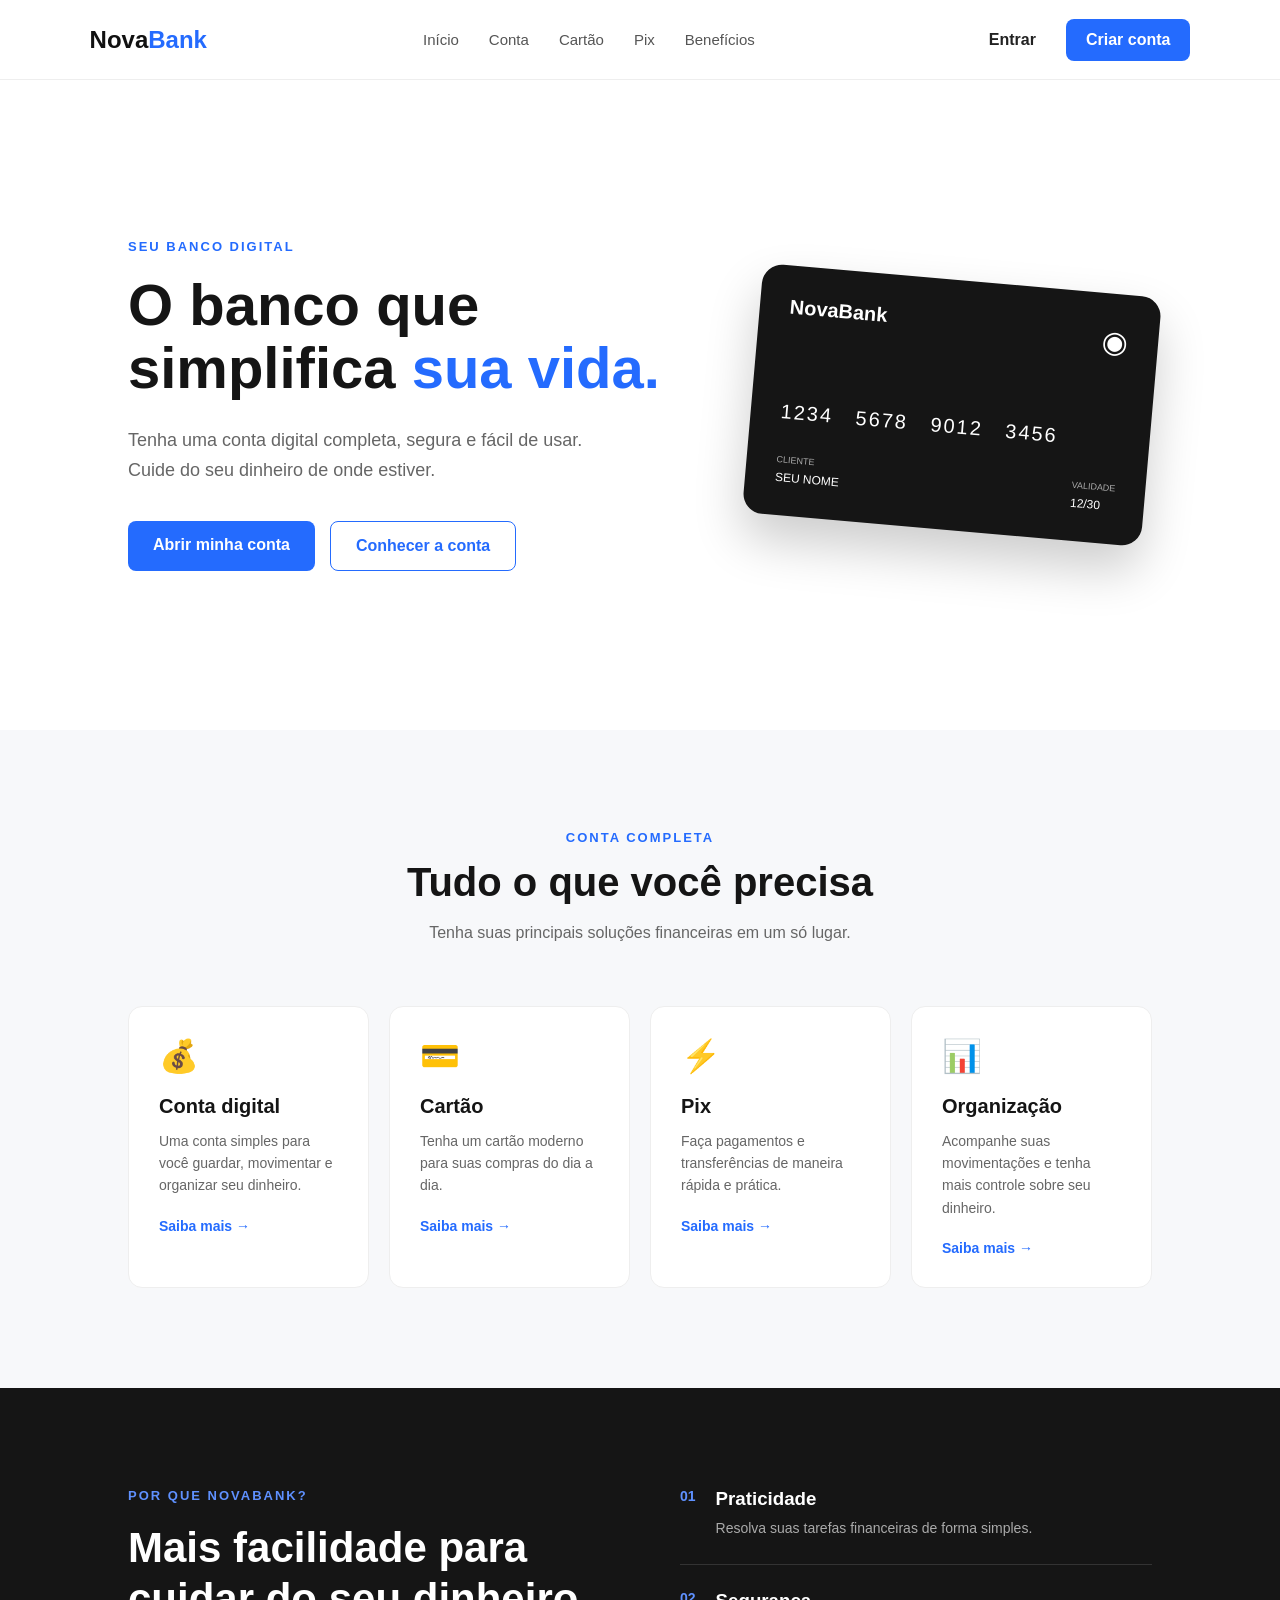
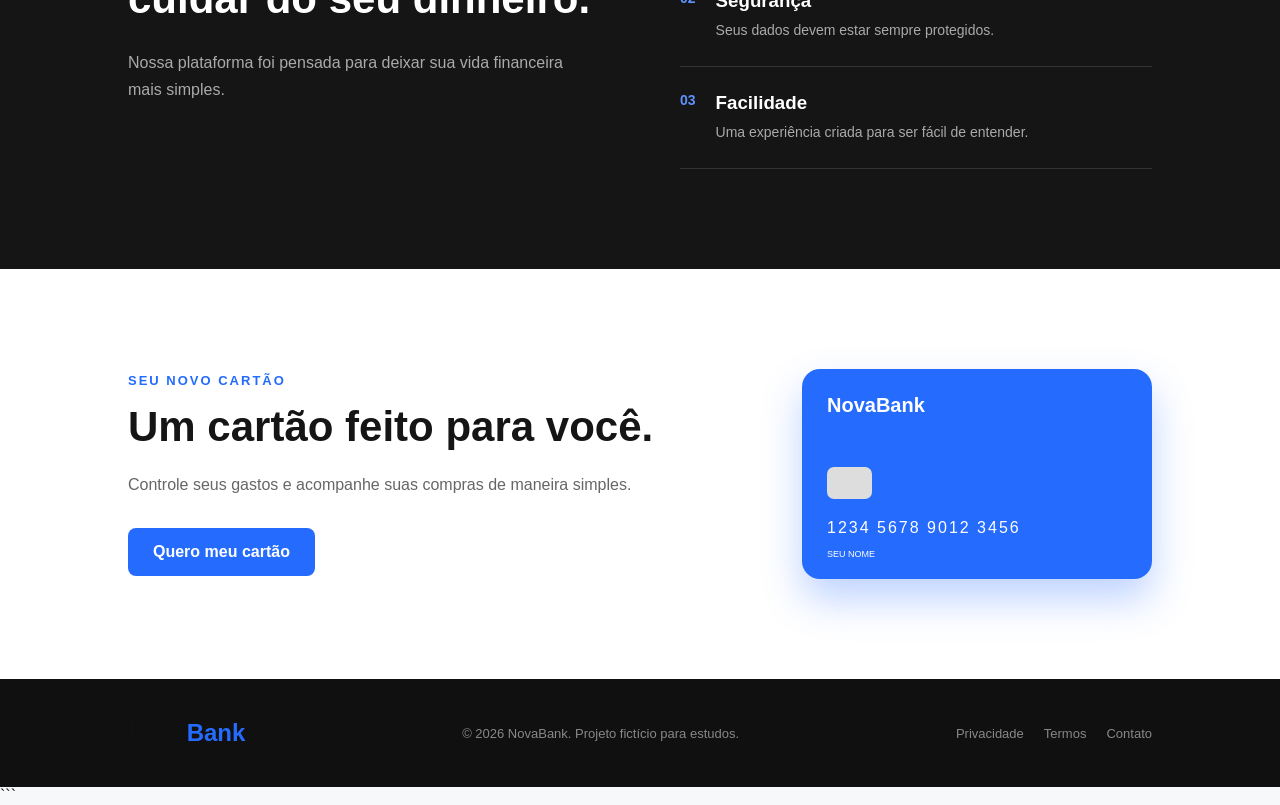
<file: bnco/index.html>
<!DOCTYPE html>
<html lang="pt-br">
<head>
    <meta charset="UTF-8">
    <meta name="viewport" content="width=device-width, initial-scale=1.0">
    <meta name="description" content="NovaBank - Banco Digital">
    <title>Document</title>
    <link rel="stylesheet" href="style.css">
</head>
<body>
    <title>NovaBank - Banco Digital</title>

    <link rel="stylesheet" href="style.css">

    <!-- CABEÇALHO -->
    <header class="cabecalho">

        <div class="logo">
            Nova<span>Bank</span>
        </div>

        <nav class="menu">
            <a href="#inicio">Início</a>
            <a href="#conta">Conta</a>
            <a href="#cartao">Cartão</a>
            <a href="#pix">Pix</a>
            <a href="#beneficios">Benefícios</a>
        </nav>

        <div class="botoes">
            <a href="#" class="entrar">Entrar</a>
            <a href="#" class="cadastrar">Criar conta</a>
        </div>

    </header>


    <!-- SEÇÃO PRINCIPAL -->
    <main>

        <section class="inicio" id="inicio">

            <div class="texto-inicio">

                <p class="pequeno-titulo">SEU BANCO DIGITAL</p>

                <h1>
                    O banco que simplifica
                    <span>sua vida.</span>
                </h1>

                <p class="descricao">
                    Tenha uma conta digital completa, segura e
                    fácil de usar. Cuide do seu dinheiro de onde
                    estiver.
                </p>

                <div class="botoes-inicio">
                    <a href="#" class="botao-principal">
                        Abrir minha conta
                    </a>

                    <a href="#conta" class="botao-secundario">
                        Conhecer a conta
                    </a>
                </div>

            </div>


            <!-- CARTÃO ILUSTRATIVO -->
            <div class="area-cartao">

                <div class="cartao">

                    <div class="cartao-topo">
                        <strong>NovaBank</strong>
                        <span>◉</span>
                    </div>

                    <div class="numero-cartao">
                        1234 &nbsp; 5678 &nbsp; 9012 &nbsp; 3456
                    </div>

                    <div class="cartao-final">
                        <div>
                            <small>CLIENTE</small>
                            <p>SEU NOME</p>
                        </div>

                        <div>
                            <small>VALIDADE</small>
                            <p>12/30</p>
                        </div>
                    </div>

                </div>

            </div>

        </section>


        <!-- SERVIÇOS -->
        <section class="servicos" id="conta">

            <div class="titulo-secao">

                <p>CONTA COMPLETA</p>

                <h2>
                    Tudo o que você precisa
                </h2>

                <span>
                    Tenha suas principais soluções financeiras
                    em um só lugar.
                </span>

            </div>


            <div class="cards">

                <article class="card">

                    <div class="icone">💰</div>

                    <h3>Conta digital</h3>

                    <p>
                        Uma conta simples para você guardar,
                        movimentar e organizar seu dinheiro.
                    </p>

                    <a href="#">Saiba mais →</a>

                </article>


                <article class="card">

                    <div class="icone">💳</div>

                    <h3>Cartão</h3>

                    <p>
                        Tenha um cartão moderno para suas
                        compras do dia a dia.
                    </p>

                    <a href="#cartao">Saiba mais →</a>

                </article>


                <article class="card" id="pix">

                    <div class="icone">⚡</div>

                    <h3>Pix</h3>

                    <p>
                        Faça pagamentos e transferências
                        de maneira rápida e prática.
                    </p>

                    <a href="#">Saiba mais →</a>

                </article>


                <article class="card">

                    <div class="icone">📊</div>

                    <h3>Organização</h3>

                    <p>
                        Acompanhe suas movimentações e tenha
                        mais controle sobre seu dinheiro.
                    </p>

                    <a href="#">Saiba mais →</a>

                </article>

            </div>

        </section>


        <!-- BENEFÍCIOS -->
        <section class="beneficios" id="beneficios">

            <div class="beneficio-texto">

                <p>POR QUE NOVABANK?</p>

                <h2>
                    Mais facilidade para
                    cuidar do seu dinheiro.
                </h2>

                <p>
                    Nossa plataforma foi pensada para deixar
                    sua vida financeira mais simples.
                </p>

            </div>


            <div class="lista-beneficios">

                <div class="beneficio">
                    <div class="numero">01</div>

                    <div>
                        <h3>Praticidade</h3>

                        <p>
                            Resolva suas tarefas financeiras
                            de forma simples.
                        </p>
                    </div>
                </div>


                <div class="beneficio">
                    <div class="numero">02</div>

                    <div>
                        <h3>Segurança</h3>

                        <p>
                            Seus dados devem estar sempre
                            protegidos.
                        </p>
                    </div>
                </div>


                <div class="beneficio">
                    <div class="numero">03</div>

                    <div>
                        <h3>Facilidade</h3>

                        <p>
                            Uma experiência criada para ser
                            fácil de entender.
                        </p>
                    </div>
                </div>

            </div>

        </section>


        <!-- CARTÃO -->
        <section class="secao-cartao" id="cartao">

            <div>

                <p>SEU NOVO CARTÃO</p>

                <h2>
                    Um cartão feito
                    para você.
                </h2>

                <p>
                    Controle seus gastos e acompanhe suas
                    compras de maneira simples.
                </p>

                <a href="#" class="botao-principal">
                    Quero meu cartão
                </a>

            </div>

            <div class="mini-cartao">

                <strong>NovaBank</strong>

                <div class="chip"></div>

                <p>
                    1234 5678 9012 3456
                </p>

                <small>
                    SEU NOME
                </small>

            </div>

        </section>

    </main>


    <!-- RODAPÉ -->
    <footer>

        <div class="logo">
            Nova<span>Bank</span>
        </div>

        <p>
            © 2026 NovaBank. Projeto fictício para estudos.
        </p>

        <div class="links-footer">
            <a href="#">Privacidade</a>
            <a href="#">Termos</a>
            <a href="#">Contato</a>
        </div>

    </footer>

</body>

</html>
```

    
            
        
</body>
</html>
</file>
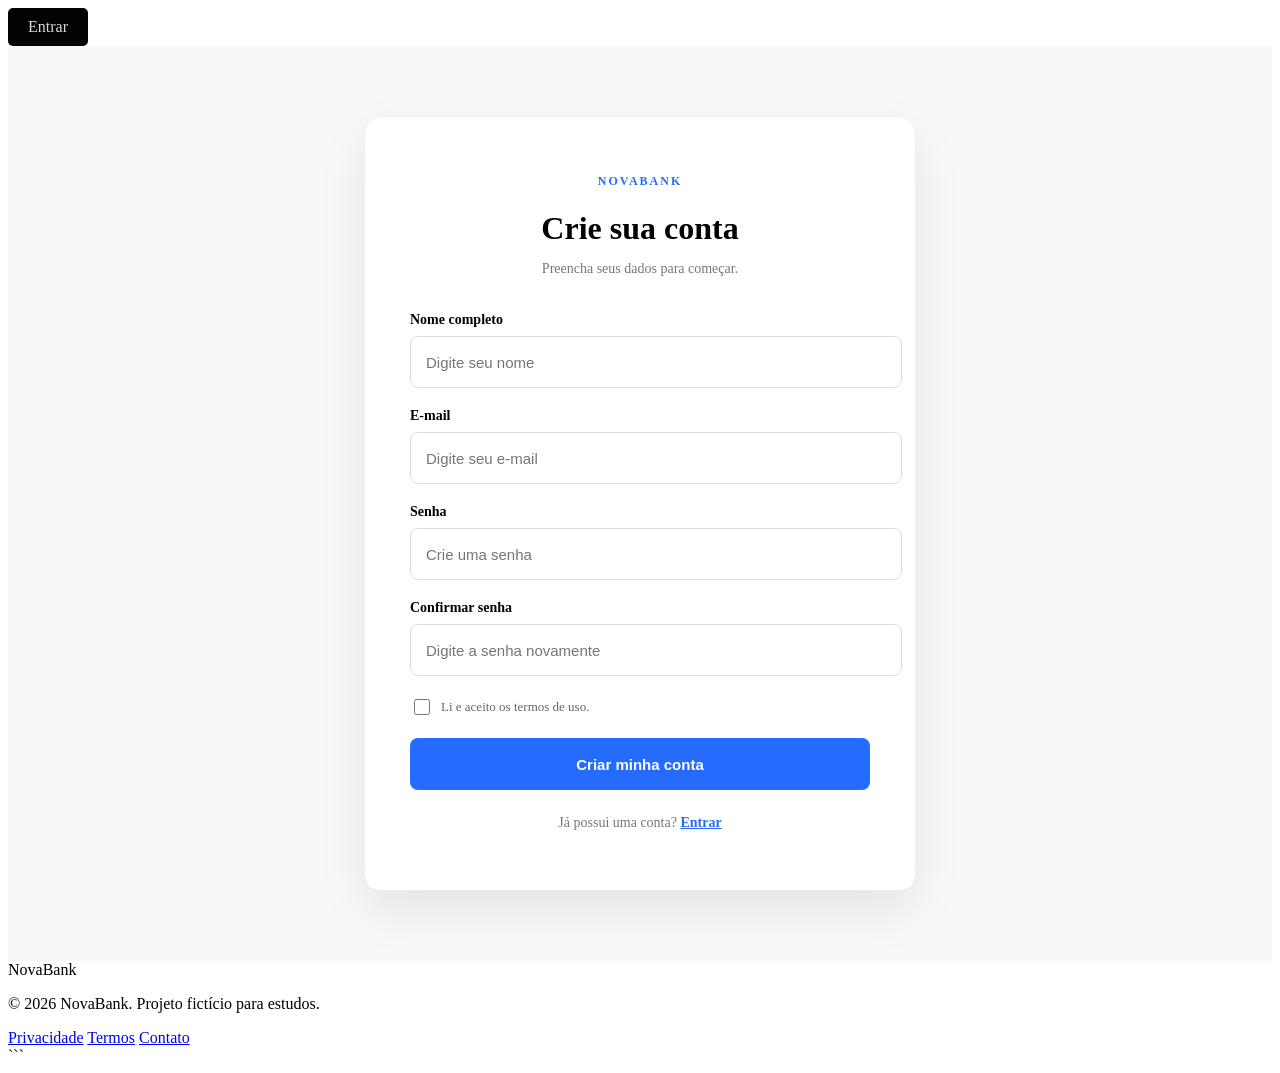
<file: bnco/cadastro.html>
<!DOCTYPE html>
<html lang="pt-BR">

<head>
    <meta charset="UTF-8">
    <meta name="viewport" content="width=device-width, initial-scale=1.0">

    <title id="titulo-pagina">NovaBank - Criar conta</title>

    <link rel="stylesheet" href="dois.css">
</head>

<body>

    <!-- CABEÇALHO -->
    <header class="cabecalho">

        <a href="index.html" class="logo">
        </a>

        <nav class="menu">
            <a href="index.html"></a>
            <a href="index.html#conta"></a>
            <a href="index.html#cartao"></a>
            <a href="index.html#pix"></a>
            <a href="index.html#beneficios"></a>
        </nav>

        <div class="botoes">
            <a href="login.html" class="entrar">Entrar</a>
        </div>

    </header>


    <!-- CADASTRO -->
    <main class="pagina-formulario">

        <div class="formulario">

            <div class="titulo-formulario">

                <p>NOVABANK</p>

                <h1>Crie sua conta</h1>

                <span>
                    Preencha seus dados para começar.
                </span>

            </div>


            <form>

                <div class="campo">

                    <label for="nome">
                        Nome completo
                    </label>

                    <input
                        type="text"
                        id="nome"
                        name="nome"
                        placeholder="Digite seu nome"
                        required
                    >

                </div>


                <div class="campo">

                    <label for="email">
                        E-mail
                    </label>

                    <input
                        type="email"
                        id="email"
                        name="email"
                        placeholder="Digite seu e-mail"
                        required
                    >

                </div>


                <div class="campo">

                    <label for="senha">
                        Senha
                    </label>

                    <input
                        type="password"
                        id="senha"
                        name="senha"
                        placeholder="Crie uma senha"
                        required
                    >

                </div>


                <div class="campo">

                    <label for="confirmar-senha">
                        Confirmar senha
                    </label>

                    <input
                        type="password"
                        id="confirmar-senha"
                        name="confirmar-senha"
                        placeholder="Digite a senha novamente"
                        required
                    >

                </div>


                <div class="termos">

                    <input
                        type="checkbox"
                        id="termos"
                        required
                    >

                    <label for="termos">
                        Li e aceito os termos de uso.
                    </label>

                </div>


                <button type="submit" class="botao-formulario">
                    Criar minha conta
                </button>

            </form>


            <p class="trocar-pagina">

                Já possui uma conta?

                <a href="login.html">
                    Entrar
                </a>

            </p>

        </div>

    </main>


    <!-- RODAPÉ -->
    <footer>

        <div class="logo">
            Nova<span>Bank</span>
        </div>

        <p>
            © 2026 NovaBank. Projeto fictício para estudos.
        </p>

        <div class="links-footer">

            <a href="#">Privacidade</a>

            <a href="#">Termos</a>

            <a href="#">Contato</a>

        </div>

    </footer>

</body>

</html>
```
</file>
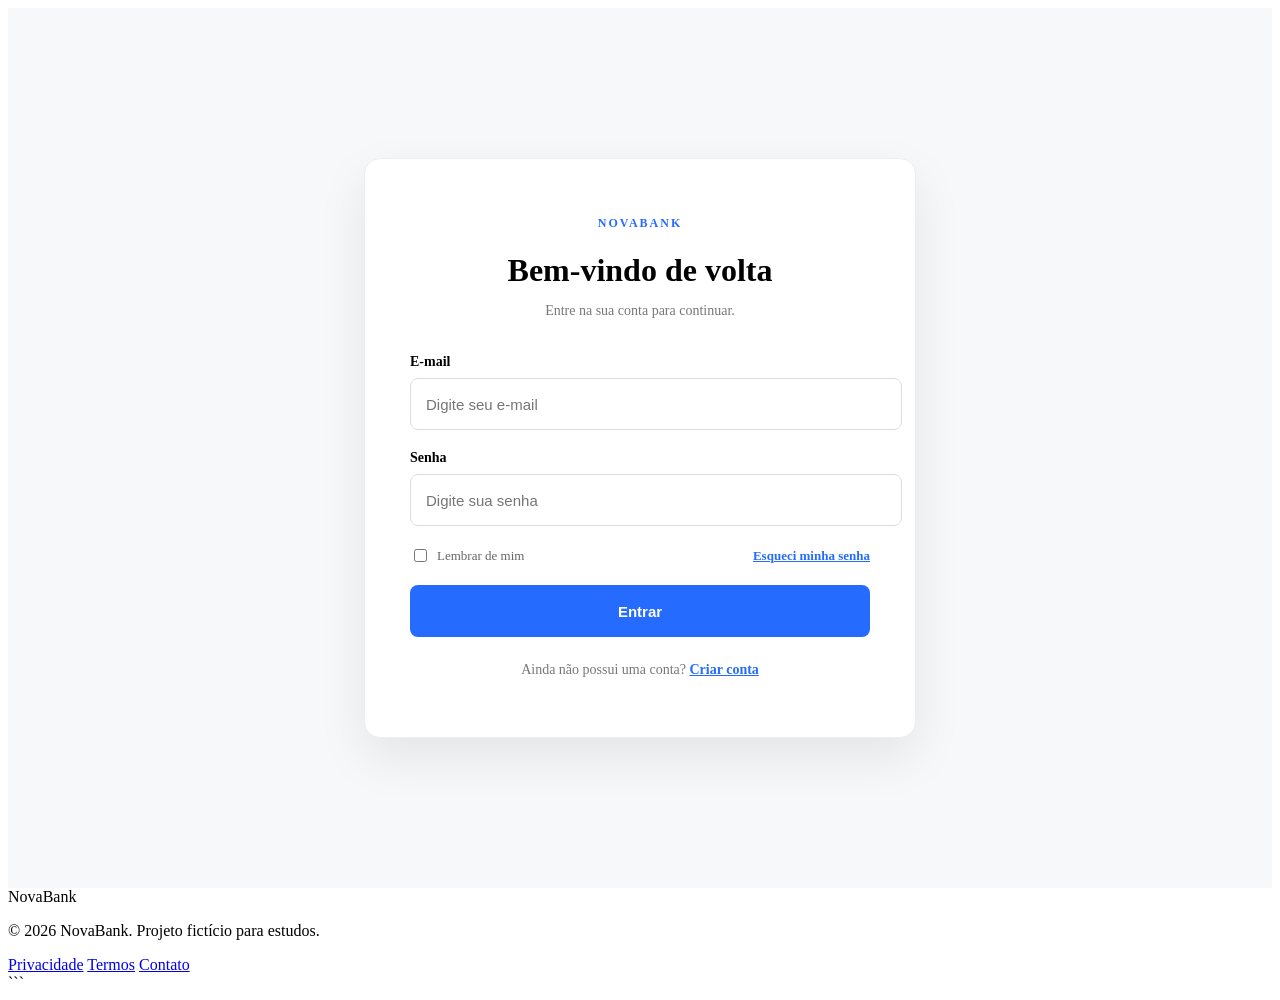
<file: bnco/logir.html>
<!DOCTYPE html>
<html lang="pt-BR">

<head>
    <meta charset="UTF-8">
    <meta name="viewport" content="width=device-width, initial-scale=1.0">

    <title>NovaBank - Entrar</title>

    <link rel="stylesheet" href="dois.css">
</head>

<body>

    <!-- CABEÇALHO -->
    <header class="cabecalho">

      

        <div class="botoes">

            <a href="cadastro.html" class="cadastrar">
            </a>

        </div>

    </header>


    <!-- LOGIN -->
    <main class="pagina-formulario">

        <div class="formulario">

            <div class="titulo-formulario">

                <p>NOVABANK</p>

                <h1>Bem-vindo de volta</h1>

                <span>
                    Entre na sua conta para continuar.
                </span>

            </div>


            <form>

                <div class="campo">

                    <label for="email">
                        E-mail
                    </label>

                    <input
                        type="email"
                        id="email"
                        name="email"
                        placeholder="Digite seu e-mail"
                        required
                    >

                </div>


                <div class="campo">

                    <label for="senha">
                        Senha
                    </label>

                    <input
                        type="password"
                        id="senha"
                        name="senha"
                        placeholder="Digite sua senha"
                        required
                    >

                </div>


                <div class="lembrar">

                    <label>

                        <input
                            type="checkbox"
                            id="lembrar"
                        >

                        Lembrar de mim

                    </label>


                    <a href="#">
                        Esqueci minha senha
                    </a>

                </div>


                <button type="submit" class="botao-formulario">
                    Entrar
                </button>

            </form>


            <p class="trocar-pagina">

                Ainda não possui uma conta?

                <a href="cadastro.html">
                    Criar conta
                </a>

            </p>

        </div>

    </main>


    <!-- RODAPÉ -->
    <footer>

        <div class="logo">
            Nova<span>Bank</span>
        </div>

        <p>
            © 2026 NovaBank. Projeto fictício para estudos.
        </p>

        <div class="links-footer">

            <a href="#">Privacidade</a>

            <a href="#">Termos</a>

            <a href="#">Contato</a>

        </div>

    </footer>

</body>

</html>
```
</file>
<file: bnco/style.css>
/* RESET */
* {
    margin: 0;
    padding: 0;
    box-sizing: border-box;
}


/* CONFIGURAÇÕES GERAIS */
html {
    scroll-behavior: smooth;
}

body {
    font-family: Arial, Helvetica, sans-serif;
    background: #f7f8fa;
    color: #151515;
}

a {
    text-decoration: none;
}


/* =========================
   CABEÇALHO
========================= */

.cabecalho {
    width: 100%;
    height: 80px;

    display: flex;
    align-items: center;
    justify-content: space-between;

    padding: 0 7%;

    background: white;

    border-bottom: 1px solid #eeeeee;

    position: sticky;
    top: 0;
    z-index: 100;
}


/* LOGO */

.logo {
    font-size: 24px;
    font-weight: 800;
    color: #111111;
}

.logo span {
    color: #246bfe;
}


/* MENU */

.menu {
    display: flex;
    gap: 30px;
}

.menu a {
    color: #555555;
    font-size: 15px;
    font-weight: 500;

    transition: 0.3s;
}

.menu a:hover {
    color: #246bfe;
}


/* BOTÕES DO CABEÇALHO */

.botoes {
    display: flex;
    align-items: center;
    gap: 12px;
}

.entrar {
    color: #222222;
    font-weight: 600;
    padding: 12px 18px;
}

.cadastrar {
    background: #246bfe;
    color: white;

    padding: 12px 20px;

    border-radius: 8px;

    font-weight: 600;

    transition: 0.3s;
}

.cadastrar:hover {
    background: #1554d1;
}


/* =========================
   INÍCIO
========================= */

.inicio {
    min-height: 650px;

    display: flex;
    align-items: center;
    justify-content: space-between;

    padding: 80px 10%;

    background: white;
}


/* TEXTO */

.texto-inicio {
    max-width: 570px;
}

.pequeno-titulo {
    color: #246bfe;

    font-size: 13px;

    font-weight: 700;

    letter-spacing: 2px;

    margin-bottom: 20px;
}

.texto-inicio h1 {
    font-size: 58px;

    line-height: 1.08;

    margin-bottom: 25px;
}

.texto-inicio h1 span {
    color: #246bfe;
}

.descricao {
    color: #666666;

    font-size: 18px;

    line-height: 1.7;

    max-width: 500px;

    margin-bottom: 35px;
}


/* BOTÕES INÍCIO */

.botoes-inicio {
    display: flex;
    gap: 15px;
}

.botao-principal {
    display: inline-block;

    background: #246bfe;

    color: white;

    padding: 15px 25px;

    border-radius: 8px;

    font-weight: 700;

    transition: 0.3s;
}

.botao-principal:hover {
    background: #1554d1;

    transform: translateY(-2px);
}

.botao-secundario {
    display: inline-block;

    color: #246bfe;

    border: 1px solid #246bfe;

    padding: 15px 25px;

    border-radius: 8px;

    font-weight: 700;

    transition: 0.3s;
}

.botao-secundario:hover {
    background: #246bfe;

    color: white;
}


/* =========================
   CARTÃO GRANDE
========================= */

.area-cartao {
    display: flex;

    justify-content: center;

    align-items: center;
}

.cartao {
    width: 400px;
    height: 250px;

    padding: 30px;

    border-radius: 20px;

    background: #151515;

    color: white;

    box-shadow: 0 25px 50px rgba(0, 0, 0, 0.2);

    transform: rotate(5deg);

    transition: 0.4s;
}

.cartao:hover {
    transform: rotate(0deg) translateY(-10px);
}

.cartao-topo {
    display: flex;

    justify-content: space-between;

    font-size: 20px;
}

.cartao-topo span {
    font-size: 30px;
}

.numero-cartao {
    margin-top: 70px;

    font-size: 20px;

    letter-spacing: 2px;
}

.cartao-final {
    display: flex;

    justify-content: space-between;

    margin-top: 25px;
}

.cartao-final small {
    font-size: 9px;

    color: #aaaaaa;
}

.cartao-final p {
    font-size: 12px;

    margin-top: 4px;
}


/* =========================
   SERVIÇOS
========================= */

.servicos {
    padding: 100px 10%;
}


/* TÍTULO */

.titulo-secao {
    text-align: center;

    max-width: 650px;

    margin: 0 auto 60px;
}

.titulo-secao p {
    color: #246bfe;

    font-size: 13px;

    font-weight: 700;

    letter-spacing: 2px;

    margin-bottom: 15px;
}

.titulo-secao h2 {
    font-size: 40px;

    margin-bottom: 15px;
}

.titulo-secao span {
    color: #666666;

    line-height: 1.6;
}


/* CARDS */

.cards {
    display: grid;

    grid-template-columns: repeat(4, 1fr);

    gap: 20px;
}

.card {
    background: white;

    padding: 30px;

    border-radius: 14px;

    border: 1px solid #eeeeee;

    transition: 0.3s;
}

.card:hover {
    transform: translateY(-7px);

    box-shadow: 0 15px 30px rgba(0, 0, 0, 0.08);
}

.icone {
    font-size: 32px;

    margin-bottom: 20px;
}

.card h3 {
    font-size: 20px;

    margin-bottom: 12px;
}

.card p {
    color: #666666;

    font-size: 14px;

    line-height: 1.6;

    margin-bottom: 20px;
}

.card a {
    color: #246bfe;

    font-size: 14px;

    font-weight: 700;
}


/* =========================
   BENEFÍCIOS
========================= */

.beneficios {
    display: grid;

    grid-template-columns: 1fr 1fr;

    gap: 80px;

    padding: 100px 10%;

    background: #151515;

    color: white;
}

.beneficio-texto > p:first-child {
    color: #5f91ff;

    font-size: 13px;

    font-weight: 700;

    letter-spacing: 2px;

    margin-bottom: 20px;
}

.beneficio-texto h2 {
    font-size: 42px;

    line-height: 1.2;

    margin-bottom: 25px;
}

.beneficio-texto > p:last-child {
    color: #aaaaaa;

    line-height: 1.7;

    max-width: 450px;
}


/* LISTA */

.lista-beneficios {
    display: flex;

    flex-direction: column;

    gap: 25px;
}

.beneficio {
    display: flex;

    gap: 20px;

    padding-bottom: 25px;

    border-bottom: 1px solid #333333;
}

.numero {
    color: #5f91ff;

    font-size: 14px;

    font-weight: 700;
}

.beneficio h3 {
    margin-bottom: 8px;
}

.beneficio p {
    color: #aaaaaa;

    font-size: 14px;

    line-height: 1.5;
}


/* =========================
   SEÇÃO CARTÃO
========================= */

.secao-cartao {
    display: flex;

    justify-content: space-between;

    align-items: center;

    gap: 80px;

    padding: 100px 10%;

    background: white;
}

.secao-cartao > div:first-child {
    max-width: 550px;
}

.secao-cartao > div:first-child > p:first-child {
    color: #246bfe;

    font-size: 13px;

    font-weight: 700;

    letter-spacing: 2px;

    margin-bottom: 15px;
}

.secao-cartao h2 {
    font-size: 42px;

    margin-bottom: 20px;
}

.secao-cartao > div:first-child > p:nth-child(3) {
    color: #666666;

    line-height: 1.7;

    margin-bottom: 30px;
}


/* MINI CARTÃO */

.mini-cartao {
    width: 350px;
    height: 210px;

    background: #246bfe;

    color: white;

    border-radius: 18px;

    padding: 25px;

    box-shadow: 0 20px 40px rgba(36, 107, 254, 0.3);
}

.mini-cartao strong {
    font-size: 20px;
}

.chip {
    width: 45px;
    height: 32px;

    background: #dddddd;

    border-radius: 7px;

    margin-top: 50px;
}

.mini-cartao p {
    margin-top: 20px;

    letter-spacing: 2px;
}

.mini-cartao small {
    display: block;

    margin-top: 12px;

    font-size: 9px;
}


/* =========================
   RODAPÉ
========================= */

footer {
    background: #101010;

    color: white;

    padding: 40px 10%;

    display: flex;

    align-items: center;

    justify-content: space-between;

    gap: 30px;
}

footer p {
    color: #888888;

    font-size: 13px;
}

.links-footer {
    display: flex;

    gap: 20px;
}

.links-footer a {
    color: #888888;

    font-size: 13px;
}

.links-footer a:hover {
    color: white;
}


/* =========================
   RESPONSIVIDADE
========================= */

@media (max-width: 1000px) {

    .menu {
        display: none;
    }

    .inicio {
        flex-direction: column;

        gap: 70px;

        text-align: center;
    }

    .texto-inicio {
        max-width: 700px;
    }

    .descricao {
        margin-left: auto;
        margin-right: auto;
    }

    .botoes-inicio {
        justify-content: center;
    }

    .cards {
        grid-template-columns: repeat(2, 1fr);
    }

    .beneficios {
        grid-template-columns: 1fr;
    }

    .secao-cartao {
        flex-direction: column;

        text-align: center;
    }

    footer {
        flex-direction: column;
    }
}


@media (max-width: 600px) {

    .cabecalho {
        padding: 0 5%;
    }

    .entrar {
        display: none;
    }

    .cadastrar {
        padding: 10px 14px;

        font-size: 13px;
    }

    .inicio {
        padding: 70px 5%;
    }

    .texto-inicio h1 {
        font-size: 42px;
    }

    .descricao {
        font-size: 16px;
    }

    .botoes-inicio {
        flex-direction: column;
    }

    .cartao {
        width: 320px;

        height: 200px;

        padding: 22px;
    }

    .numero-cartao {
        margin-top: 50px;

        font-size: 15px;
    }

    .servicos {
        padding: 70px 5%;
    }

    .titulo-secao h2 {
        font-size: 32px;
    }

    .cards {
        grid-template-columns: 1fr;
    }

    .beneficios {
        padding: 70px 5%;
    }

    .beneficio-texto h2 {
        font-size: 34px;
    }

    .secao-cartao {
        padding: 70px 5%;
    }

    .secao-cartao h2 {
        font-size: 34px;
    }

    .mini-cartao {
        width: 310px;
    }

    footer {
        padding: 40px 5%;

        text-align: center;
    }

    .links-footer {
        flex-wrap: wrap;

        justify-content: center;
    }
}
#title-pagina {
    color:black;

}
</file>
<file: bnco/dois.css>
/* =========================
   LOGIN E CADASTRO
========================= */

.pagina-formulario {
    min-height: calc(100vh - 160px);

    display: flex;

    justify-content: center;

    align-items: center;

    padding: 70px 20px;

    background: #f7f8fa;
}


.formulario {
    width: 100%;

    max-width: 460px;

    background: white;

    padding: 45px;

    border-radius: 16px;

    border: 1px solid #eeeeee;

    box-shadow: 0 20px 50px rgba(0, 0, 0, 0.08);
}


/* TÍTULO */

.titulo-formulario {
    text-align: center;

    margin-bottom: 35px;
}

.titulo-formulario p {
    color: #246bfe;

    font-size: 12px;

    font-weight: 700;

    letter-spacing: 2px;

    margin-bottom: 12px;
}

.titulo-formulario h1 {
    font-size: 32px;

    margin-bottom: 12px;
}

.titulo-formulario span {
    color: #777777;

    font-size: 14px;
}


/* CAMPOS */

.campo {
    margin-bottom: 20px;
}

.campo label {
    display: block;

    margin-bottom: 8px;

    font-size: 14px;

    font-weight: 600;
}

.campo input {
    width: 100%;

    height: 50px;

    padding: 0 15px;

    border: 1px solid #dddddd;

    border-radius: 8px;

    outline: none;

    font-size: 15px;

    transition: 0.3s;
}

.campo input:focus {
    border-color: #246bfe;

    box-shadow: 0 0 0 3px rgba(36, 107, 254, 0.1);
}


/* TERMOS */

.termos {
    display: flex;

    align-items: center;

    gap: 8px;

    margin: 20px 0;

    color: #666666;

    font-size: 13px;
}

.termos input {
    width: 16px;

    height: 16px;
}


/* LEMBRAR */

.lembrar {
    display: flex;

    align-items: center;

    justify-content: space-between;

    gap: 10px;

    margin: 20px 0;

    font-size: 13px;
}

.lembrar label {
    display: flex;

    align-items: center;

    gap: 7px;

    color: #666666;
}

.lembrar a {
    color: #246bfe;

    font-weight: 600;
}


/* BOTÃO */

.botao-formulario {
    width: 100%;

    height: 52px;

    border: none;

    border-radius: 8px;

    background: #246bfe;

    color: white;

    font-size: 15px;

    font-weight: 700;

    cursor: pointer;

    transition: 0.3s;
}

.botao-formulario:hover {
    background: #1554d1;

    transform: translateY(-2px);
}


/* TROCAR LOGIN/CADASTRO */

.trocar-pagina {
    text-align: center;

    color: #777777;

    font-size: 14px;

    margin-top: 25px;
}

.trocar-pagina a {
    color: #246bfe;

    font-weight: 700;
}


/* RESPONSIVO */

@media (max-width: 600px) {

    .pagina-formulario {
        padding: 40px 15px;
    }

    .formulario {
        padding: 30px 22px;
    }

    .titulo-formulario h1 {
        font-size: 27px;
    }

    .lembrar {
        align-items: flex-start;

        flex-direction: column;
    }
}

.entrar {
    display: inline-block;
    padding: 10px 20px;
    background-color: #030303;
    color: rgb(219, 217, 217);
    text-decoration: none;
    border-radius: 5px;
    transition: background-color 0.3s;
}

.entrar:hover {
    background-color: #fcfdff;
}

#titulo-pagina {
    color: black;

}
</file>
